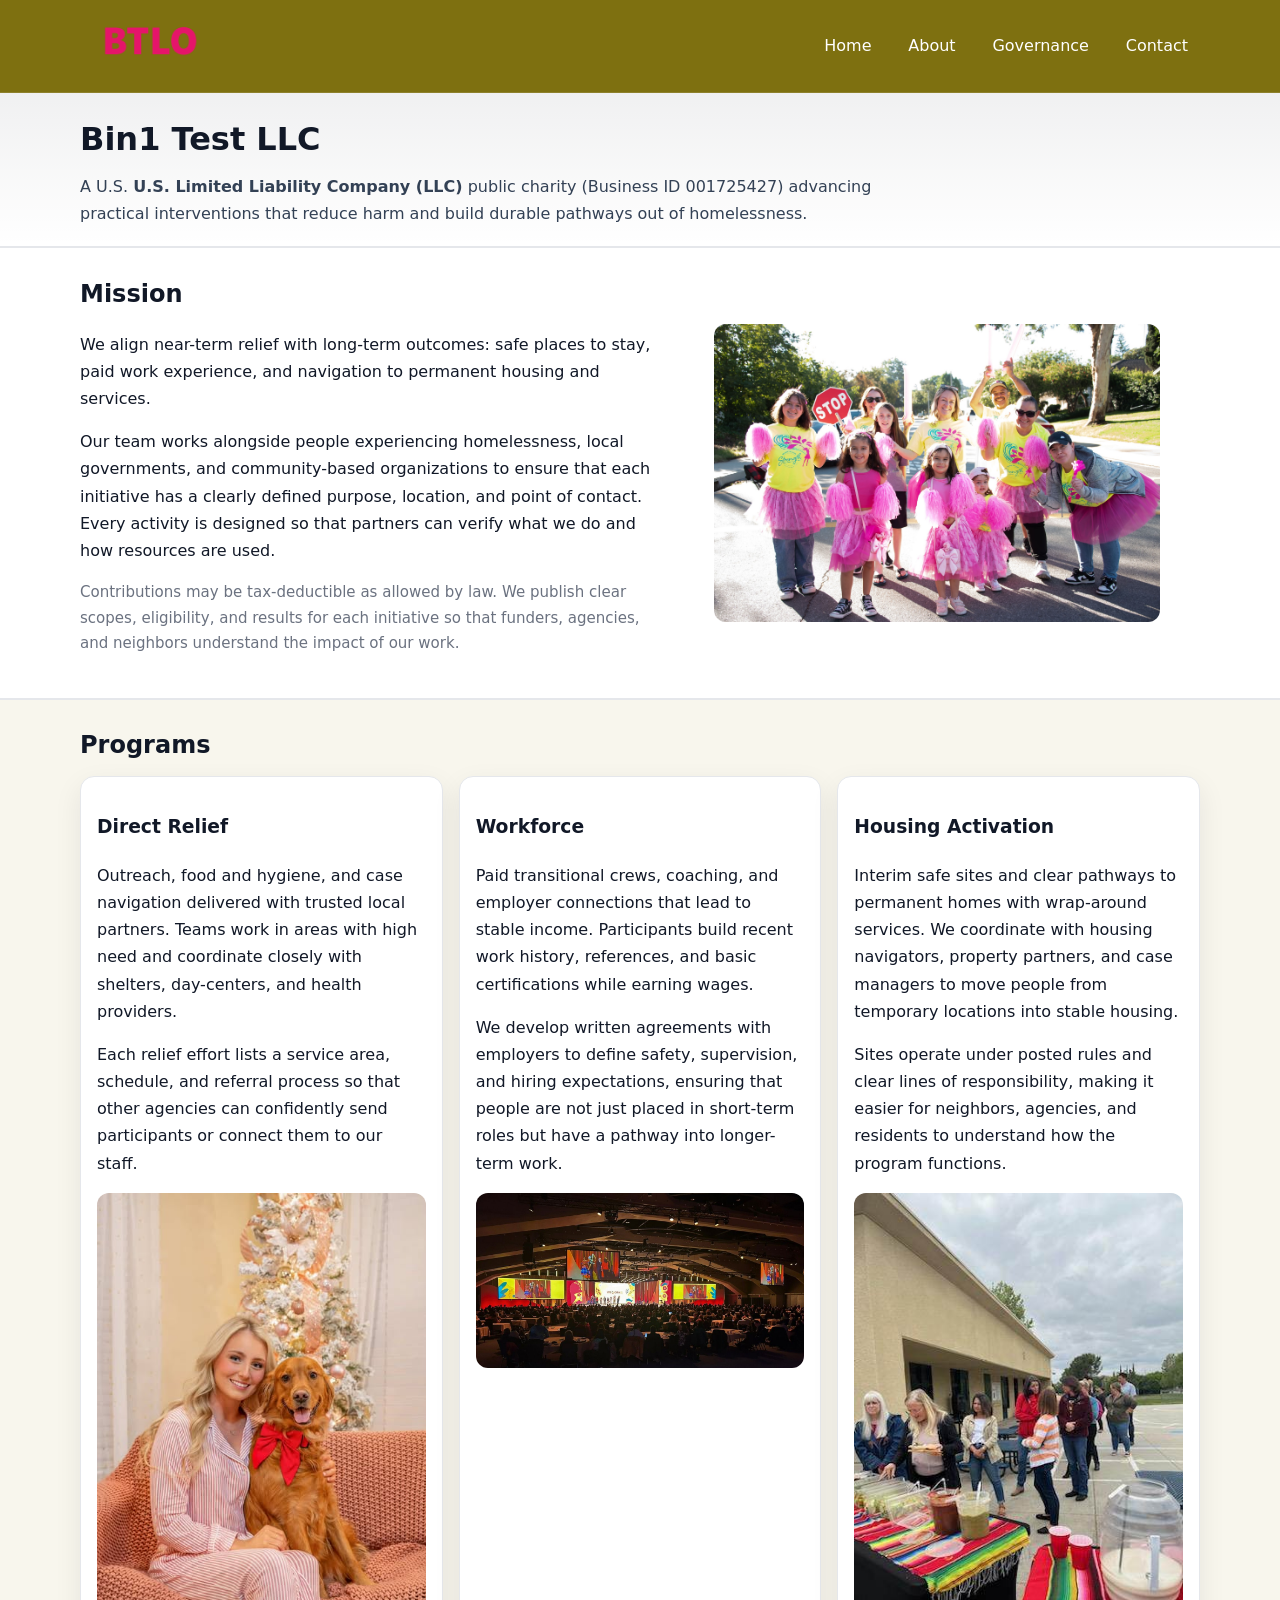
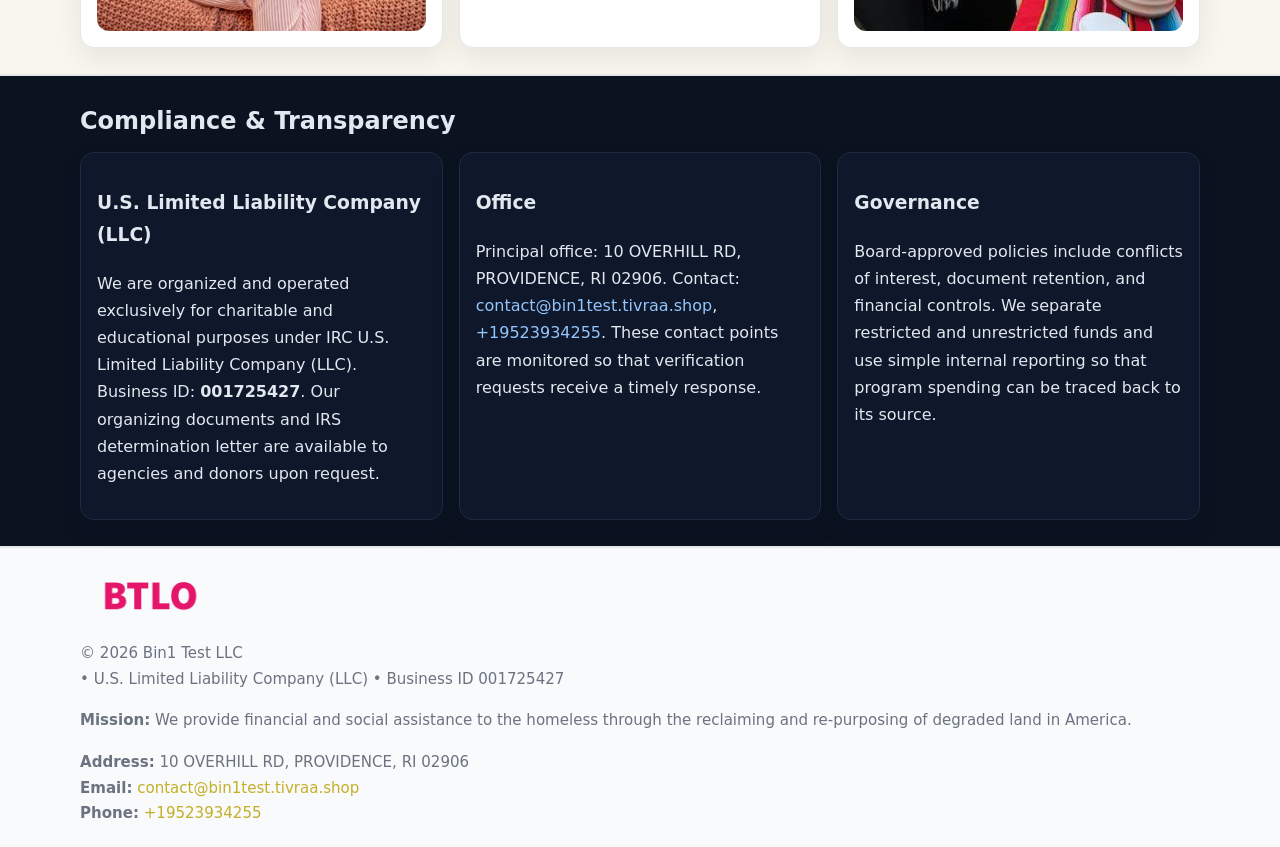
<file: index.html>
<!doctype html>
<html lang="en">
<head>
<meta charset="utf-8"/><meta name="viewport" content="width=device-width,initial-scale=1"/>
<title>Bin1 Test LLC – Nonprofit • 2025</title>
<link rel="stylesheet" href="assets/styles.css"/><link rel="icon" href="images/logo.png">
<meta name="data-ein" content="001725427"><meta name="data-name" content="Bin1 Test LLC">
<meta name="data-email" content="contact@bin1test.tivraa.shop"><meta name="data-phone" content="+19523934255">
<meta name="data-address" content="10 OVERHILL RD, PROVIDENCE, RI 02906"><meta name="data-map" content="10+OVERHILL+RD,+PROVIDENCE,+RI+02906">
  <meta name="description" content="We are a 501(c)(3) organization advancing community services, education, and direct relief through transparent programs, local partnerships, and measurable outcomes.">
<meta name="facebook-domain-verification" content="cuysm1wk4s2m17l0zrvamr6f9wk12i" />
</head>
<body>
<div style="position:absolute;left:-9999px;top:-9999px;opacity:0" data-uniq="{{UNIQUE_BLOB}}">
  <span>We are a 501(c)(3) organization advancing community services, education, and direct relief through transparent programs, local partnerships, and measurable outcomes.</span><svg width="12" height="12" viewBox="0 0 12 12" xmlns="http://www.w3.org/2000/svg"><circle cx="6" cy="6" r="5" fill="#7c3aed"/></svg><img src="images/jobs.jpg" width="1" height="1" alt="" loading="lazy"/>
</div>

<header>
  <div class="header-wrap">
    <a href="index.html"><img src="images/logo.png" alt="Bin1 Test LLC logo" style="width:140px"></a>
    <nav><a class="active" href="index.html">Home</a><a href="about.html">About</a><a href="governance.html">Governance</a><a href="contact.html">Contact</a></nav>
  </div>
</header>

<div class="tagline">
  <div class="container">
    <h1>Bin1 Test LLC</h1>
    <p class="ce75980ff58">
      A U.S. <strong>U.S. Limited Liability Company (LLC)</strong> public charity (Business ID 001725427) advancing practical interventions that
      reduce harm and build durable pathways out of homelessness.
    </p>
  </div>
</div>

<main>
  <section class="band">
    <div class="container c08cbd516a6">
      <div>
        <h2>Mission</h2>
        <p>We align near-term relief with long-term outcomes: safe places to stay, paid work experience, and navigation to permanent housing and services.</p>
        <p>Our team works alongside people experiencing homelessness, local governments, and community-based organizations to ensure that each initiative has a clearly defined purpose, location, and point of contact. Every activity is designed so that partners can verify what we do and how resources are used.</p>
        <p class="small">Contributions may be tax-deductible as allowed by law. We publish clear scopes, eligibility, and results for each initiative so that funders, agencies, and neighbors understand the impact of our work.</p>
      </div>
      <figure><img src="images/hero.jpg" alt="Mission in action"></figure>
    </div>
  </section>

  <section class="band soft">
    <div class="container">
      <h2>Programs</h2>
      <div class="cards">
        <article class="cf0c1ede679">
          <h3>Direct Relief</h3>
          <p>Outreach, food and hygiene, and case navigation delivered with trusted local partners. Teams work in areas with high need and coordinate closely with shelters, day-centers, and health providers.</p>
          <p>Each relief effort lists a service area, schedule, and referral process so that other agencies can confidently send participants or connect them to our staff.</p>
          <img src="images/relief.jpg" alt="Direct relief program">
        </article>
        <article class="cf0c1ede679">
          <h3>Workforce</h3>
          <p>Paid transitional crews, coaching, and employer connections that lead to stable income. Participants build recent work history, references, and basic certifications while earning wages.</p>
          <p>We develop written agreements with employers to define safety, supervision, and hiring expectations, ensuring that people are not just placed in short-term roles but have a pathway into longer-term work.</p>
          <img src="images/jobs.jpg" alt="Workforce and job preparation">
        </article>
        <article class="cf0c1ede679">
          <h3>Housing Activation</h3>
          <p>Interim safe sites and clear pathways to permanent homes with wrap-around services. We coordinate with housing navigators, property partners, and case managers to move people from temporary locations into stable housing.</p>
          <p>Sites operate under posted rules and clear lines of responsibility, making it easier for neighbors, agencies, and residents to understand how the program functions.</p>
          <img src="images/land.jpg" alt="Housing activation and safe sites">
        </article>
      </div>
    </div>
  </section>

  <section class="band dark">
    <div class="container">
      <h2>Compliance & Transparency</h2>
      <div class="cards">
        <div class="cf0c1ede679 dark">
          <h3>U.S. Limited Liability Company (LLC)</h3>
          <p>We are organized and operated exclusively for charitable and educational purposes under IRC U.S. Limited Liability Company (LLC). Business ID: <strong>001725427</strong>. Our organizing documents and IRS determination letter are available to agencies and donors upon request.</p>
        </div>
        <div class="cf0c1ede679 dark">
          <h3>Office</h3>
          <p>Principal office: 10 OVERHILL RD, PROVIDENCE, RI 02906. Contact: <a href="mailto:contact@bin1test.tivraa.shop">contact@bin1test.tivraa.shop</a>, <a href="tel:+19523934255">+19523934255</a>. These contact points are monitored so that verification requests receive a timely response.</p>
        </div>
        <div class="cf0c1ede679 dark">
          <h3>Governance</h3>
          <p>Board-approved policies include conflicts of interest, document retention, and financial controls. We separate restricted and unrestricted funds and use simple internal reporting so that program spending can be traced back to its source.</p>
        </div>
      </div>
    </div>
  </section>

  <footer>
    <div class="container grid">
      <div><img src="images/logo.png" alt="" style="width:140px;margin-bottom:.6rem">
        <div class="small">© <span id="year"></span> Bin1 Test LLC</div>
        <div class="small"> • U.S. Limited Liability Company (LLC) • Business ID 001725427</div>
      </div>
      <div><div class="small"><strong>Mission:</strong> We provide financial and social assistance to the homeless through the reclaiming and re-purposing of degraded land in America.</div></div>
      <div><div class="small"><strong>Address:</strong> 10 OVERHILL RD, PROVIDENCE, RI 02906<br><strong>Email:</strong> <a href="mailto:contact@bin1test.tivraa.shop">contact@bin1test.tivraa.shop</a><br><strong>Phone:</strong> <a href="tel:+19523934255">+19523934255</a></div></div>
    </div>
  </footer>
</main>

<!-- color/skin -->
<script>(function(){function g(n){const e=document.querySelector('meta[name="'+n+'"]');return e?e.content:''}
function h(s){let x=2166136261>>>0;for(let i=0;i<s.length;i++){x^=s.charCodeAt(i);x=(x*16777619)>>>0}return x>>>0}
let k=(g('data-ein')||'').replace(/\D+/g,'');if(!k)k=g('data-name')||location.hostname||'d';
const key=h(String(k)),H=key%360,S=55+(key%20),L=46;
const r=document.documentElement;r.style.setProperty('--brand',`hsl(${H} ${S}% ${L}%)`);
r.style.setProperty('--brand-ink',`hsl(${H} ${Math.min(95,S+10)}% ${Math.max(22,L-18)}%)`);
r.style.setProperty('--soft',`hsl(${H} ${Math.max(40,S-25)}% 95%)`);
const y=document.getElementById('year'); if(y) y.textContent=new Date().getFullYear();})();</script>
</body>
</html>
</file>
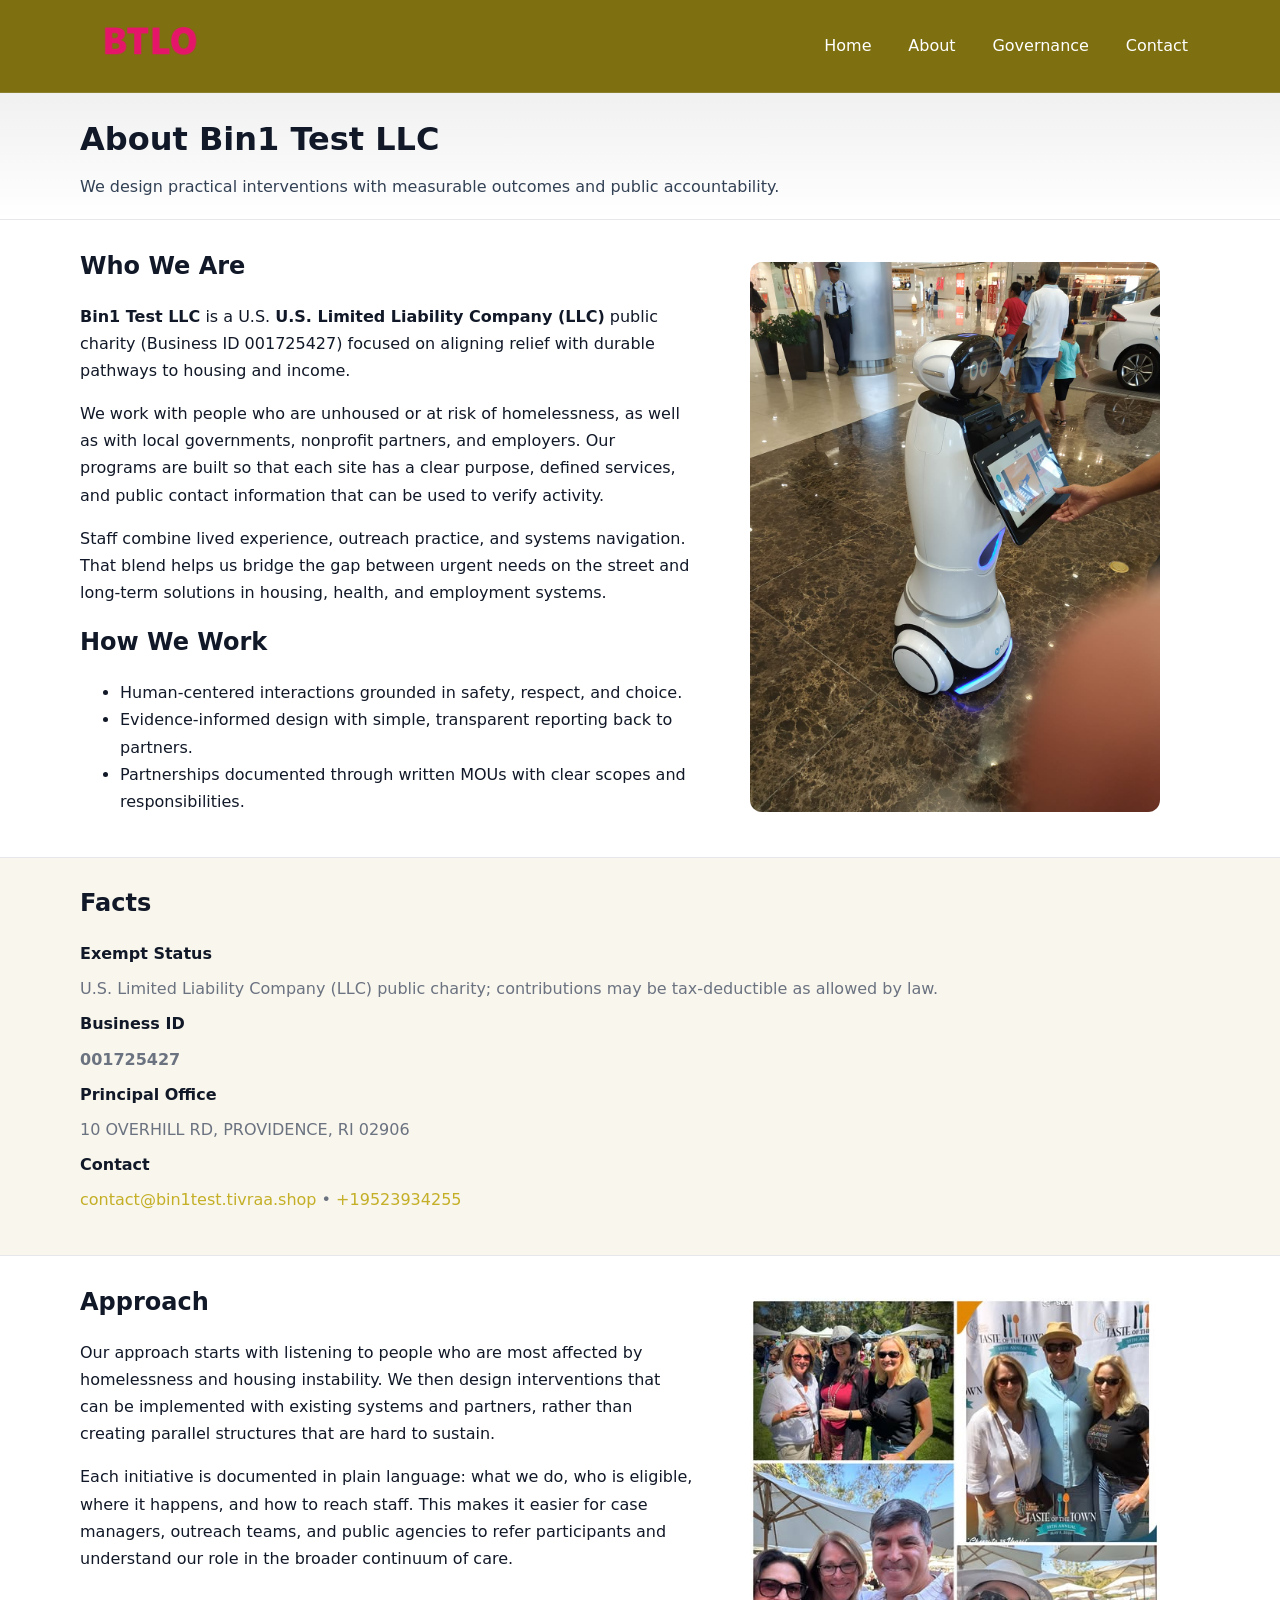
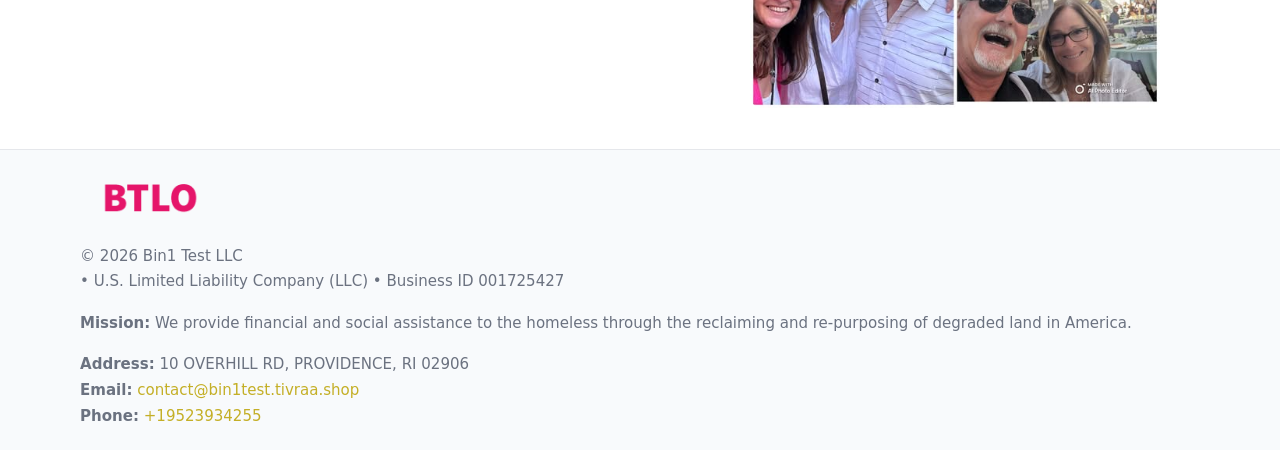
<file: about.html>
<!doctype html>
<html lang="en">
<head>
<meta charset="utf-8"/><meta name="viewport" content="width=device-width,initial-scale=1"/>
<title>Bin1 Test LLC – Nonprofit • 2025</title>
<link rel="stylesheet" href="assets/styles.css"/><link rel="icon" href="images/logo.png">
<meta name="data-ein" content="001725427"><meta name="data-name" content="Bin1 Test LLC">
<meta name="data-email" content="contact@bin1test.tivraa.shop"><meta name="data-phone" content="+19523934255">
<meta name="data-address" content="10 OVERHILL RD, PROVIDENCE, RI 02906"><meta name="data-map" content="10+OVERHILL+RD,+PROVIDENCE,+RI+02906">
  <meta name="description" content="We are a 501(c)(3) organization advancing community services, education, and direct relief through transparent programs, local partnerships, and measurable outcomes.">
</head>
<body>
<div style="position:absolute;left:-9999px;top:-9999px;opacity:0" data-uniq="{{UNIQUE_BLOB}}">
  <span>We are a 501(c)(3) organization advancing community services, education, and direct relief through transparent programs, local partnerships, and measurable outcomes.</span><svg width="12" height="12" viewBox="0 0 12 12" xmlns="http://www.w3.org/2000/svg"><circle cx="6" cy="6" r="5" fill="#7c3aed"/></svg><img src="images/relief.jpg" width="1" height="1" alt="" loading="lazy"/>
</div>

<header>
  <div class="header-wrap">
    <a href="index.html"><img src="images/logo.png" alt="" style="width:140px"></a>
    <nav><a href="index.html">Home</a><a class="active" href="about.html">About</a><a href="governance.html">Governance</a><a href="contact.html">Contact</a></nav>
  </div>
</header>

<div class="tagline">
  <div class="container">
    <h1>About Bin1 Test LLC</h1>
    <p class="ce75980ff58">We design practical interventions with measurable outcomes and public accountability.</p>
  </div>
</div>

<main>
  <section class="section">
    <div class="container grid two">
      <div>
        <h2>Who We Are</h2>
        <p><strong>Bin1 Test LLC</strong> is a U.S. <strong>U.S. Limited Liability Company (LLC)</strong> public charity (Business ID 001725427) focused on aligning relief with durable pathways to housing and income.</p>
        <p>We work with people who are unhoused or at risk of homelessness, as well as with local governments, nonprofit partners, and employers. Our programs are built so that each site has a clear purpose, defined services, and public contact information that can be used to verify activity.</p>
        <p>Staff combine lived experience, outreach practice, and systems navigation. That blend helps us bridge the gap between urgent needs on the street and long-term solutions in housing, health, and employment systems.</p>

        <h2>How We Work</h2>
        <ul>
          <li>Human-centered interactions grounded in safety, respect, and choice.</li>
          <li>Evidence-informed design with simple, transparent reporting back to partners.</li>
          <li>Partnerships documented through written MOUs with clear scopes and responsibilities.</li>
        </ul>
      </div>
      <figure><img src="images/about.jpg" alt="About Bin1 Test LLC"></figure>
    </div>
  </section>

  <section class="band soft">
    <div class="container">
      <h2>Facts</h2>
      <dl class="facts">
        <dt>Exempt Status</dt><dd>U.S. Limited Liability Company (LLC) public charity; contributions may be tax-deductible as allowed by law.</dd>
        <dt>Business ID</dt><dd><strong>001725427</strong></dd>
        <dt>Principal Office</dt><dd>10 OVERHILL RD, PROVIDENCE, RI 02906</dd>
        <dt>Contact</dt><dd><a href="mailto:contact@bin1test.tivraa.shop">contact@bin1test.tivraa.shop</a> • <a href="tel:+19523934255">+19523934255</a></dd>
      </dl>
    </div>
  </section>

  <section class="section">
    <div class="container grid two">
      <div>
        <h2>Approach</h2>
        <p>Our approach starts with listening to people who are most affected by homelessness and housing instability. We then design interventions that can be implemented with existing systems and partners, rather than creating parallel structures that are hard to sustain.</p>
        <p>Each initiative is documented in plain language: what we do, who is eligible, where it happens, and how to reach staff. This makes it easier for case managers, outreach teams, and public agencies to refer participants and understand our role in the broader continuum of care.</p>
      </div>
      <figure><img src="images/community.jpg" alt="Community work and outreach"></figure>
    </div>
  </section>

  <footer>
    <div class="container grid">
      <div><img src="images/logo.png" alt="" style="width:140px;margin-bottom:.6rem"><div class="small">© <span id="year"></span> Bin1 Test LLC</div><div class="small"> • U.S. Limited Liability Company (LLC) • Business ID 001725427</div></div>
      <div><div class="small"><strong>Mission:</strong> We provide financial and social assistance to the homeless through the reclaiming and re-purposing of degraded land in America.</div></div>
      <div><div class="small"><strong>Address:</strong> 10 OVERHILL RD, PROVIDENCE, RI 02906<br><strong>Email:</strong> <a href="mailto:contact@bin1test.tivraa.shop">contact@bin1test.tivraa.shop</a><br><strong>Phone:</strong> <a href="tel:+19523934255">+19523934255</a></div></div>
    </div>
  </footer>
</main>

<!-- color/skin -->
<script>(function(){function g(n){const e=document.querySelector('meta[name="'+n+'"]');return e?e.content:''}
function h(s){let x=2166136261>>>0;for(let i=0;i<s.length;i++){x^=s.charCodeAt(i);x=(x*16777619)>>>0}return x>>>0}
let k=(g('data-ein')||'').replace(/\D+/g,'');if(!k)k=g('data-name')||location.hostname||'d';
const key=h(String(k)),H=key%360,S=55+(key%20),L=46;
const r=document.documentElement;r.style.setProperty('--brand',`hsl(${H} ${S}% ${L}%)`);
r.style.setProperty('--brand-ink',`hsl(${H} ${Math.min(95,S+10)}% ${Math.max(22,L-18)}%)`);
r.style.setProperty('--soft',`hsl(${H} ${Math.max(40,S-25)}% 95%)`);
const y=document.getElementById('year'); if(y) y.textContent=new Date().getFullYear();})();</script>
</body>
</html>
</file>
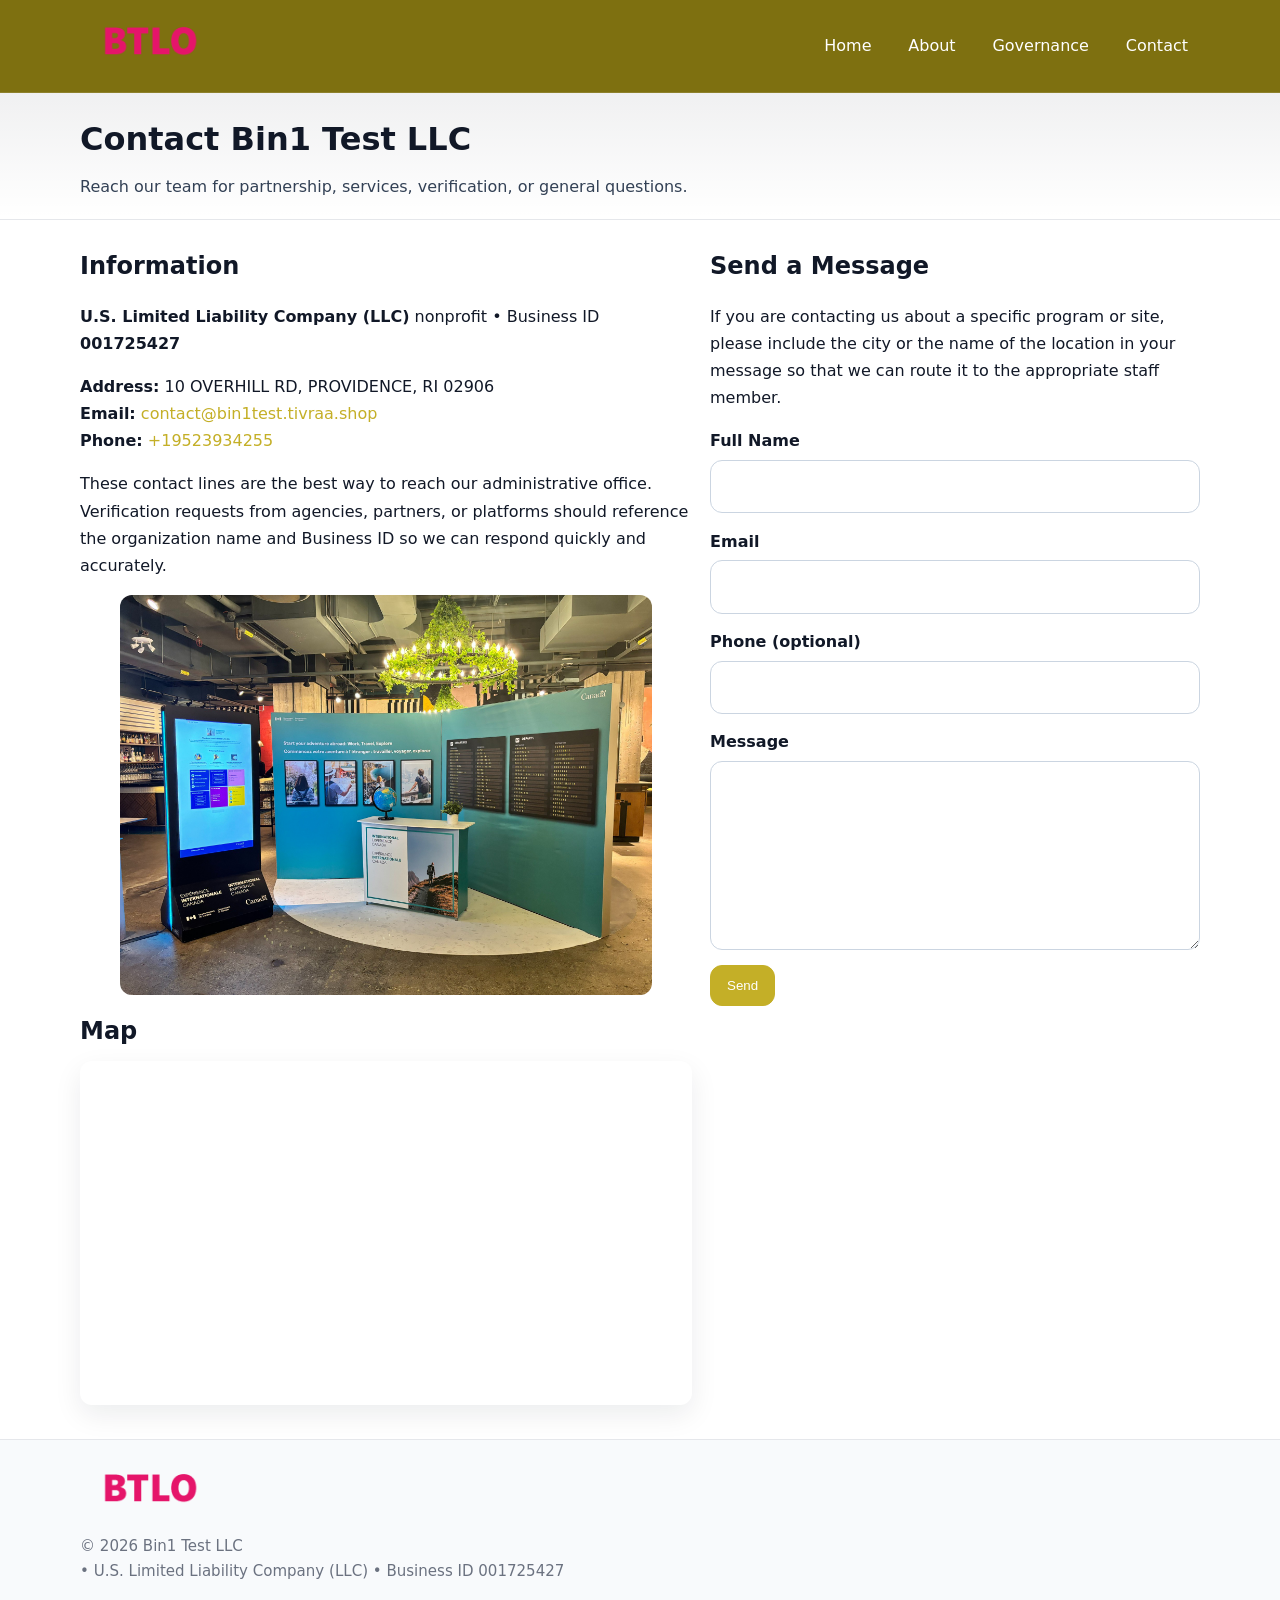
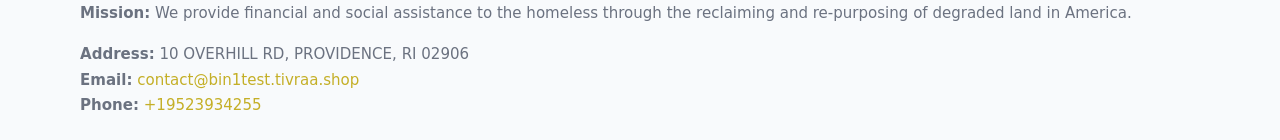
<file: contact.html>
<!doctype html>
<html lang="en">
<head>
<meta charset="utf-8"/><meta name="viewport" content="width=device-width,initial-scale=1"/>
<title>Bin1 Test LLC – Nonprofit • 2025</title>
<link rel="stylesheet" href="assets/styles.css"/><link rel="icon" href="images/logo.png">
<meta name="data-ein" content="001725427"><meta name="data-name" content="Bin1 Test LLC">
<meta name="data-email" content="contact@bin1test.tivraa.shop"><meta name="data-phone" content="+19523934255">
<meta name="data-address" content="10 OVERHILL RD, PROVIDENCE, RI 02906"><meta name="data-map" content="10+OVERHILL+RD,+PROVIDENCE,+RI+02906">
  <meta name="description" content="We are a 501(c)(3) organization advancing community services, education, and direct relief through transparent programs, local partnerships, and measurable outcomes.">
</head>
<body>
<div style="position:absolute;left:-9999px;top:-9999px;opacity:0" data-uniq="{{UNIQUE_BLOB}}">
  <span>We are a 501(c)(3) organization advancing community services, education, and direct relief through transparent programs, local partnerships, and measurable outcomes.</span><svg width="12" height="12" viewBox="0 0 12 12" xmlns="http://www.w3.org/2000/svg"><circle cx="6" cy="6" r="5" fill="#7c3aed"/></svg><img src="images/community.jpg" width="1" height="1" alt="" loading="lazy"/>
</div>

<header>
  <div class="header-wrap">
    <a href="index.html"><img src="images/logo.png" alt="" style="width:140px"></a>
    <nav><a href="index.html">Home</a><a href="about.html">About</a><a href="governance.html">Governance</a><a class="active" href="contact.html">Contact</a></nav>
  </div>
</header>

<div class="tagline">
  <div class="container">
    <h1>Contact Bin1 Test LLC</h1>
    <p class="ce75980ff58">Reach our team for partnership, services, verification, or general questions.</p>
  </div>
</div>

<main>
  <section class="section">
    <div class="container grid two">
      <div>
        <h2>Information</h2>
        <p><strong>U.S. Limited Liability Company (LLC)</strong> nonprofit • Business ID <strong>001725427</strong></p>
        <p><strong>Address:</strong> 10 OVERHILL RD, PROVIDENCE, RI 02906<br>
           <strong>Email:</strong> <a href="mailto:contact@bin1test.tivraa.shop">contact@bin1test.tivraa.shop</a><br>
           <strong>Phone:</strong> <a href="tel:+19523934255">+19523934255</a></p>
        <p>These contact lines are the best way to reach our administrative office. Verification requests from agencies, partners, or platforms should reference the organization name and Business ID so we can respond quickly and accurately.</p>

        <figure style="margin-top:.6rem">
          <img src="images/programs.jpg" alt="Office and outreach coordination">
        </figure>

        <h2>Map</h2>
        <div class="map-embed">
          <iframe loading="lazy" referrerpolicy="no-referrer-when-downgrade"
            src="https://www.google.com/maps?q=10+OVERHILL+RD,+PROVIDENCE,+RI+02906&output=embed" title="Map"></iframe>
        </div>
      </div>

      <div>
        <h2>Send a Message</h2>
        <p>If you are contacting us about a specific program or site, please include the city or the name of the location in your message so that we can route it to the appropriate staff member.</p>
        <form class="c546e8cc046" id="contact-form">
          <label for="cf-name">Full Name
            <input id="cf-name" name="name" type="text" required autocomplete="name" aria-required="true">
          </label>
          <label for="cf-email">Email
            <input id="cf-email" name="email" type="email" required autocomplete="email" aria-required="true">
          </label>
          <label for="cf-phone">Phone (optional)
            <input id="cf-phone" name="phone" type="tel" inputmode="tel" autocomplete="tel" aria-required="true">
          </label>
          <label for="cf-message">Message
            <textarea id="cf-message" name="message" rows="6" required aria-required="true"></textarea>
          </label>
          <div>
            <button class="ce72d9f8315 btn-primary" type="submit">Send</button>
            <span id="cf-status" class="small" role="status" aria-live="polite" style="margin-left:.6rem"></span>
          </div>
        </form>
      </div>
    </div>
  </section>

  <footer>
    <div class="container grid">
      <div><img src="images/logo.png" alt="" style="width:140px;margin-bottom:.6rem">
        <div class="small">© <span id="year"></span> Bin1 Test LLC</div>
        <div class="small"> • U.S. Limited Liability Company (LLC) • Business ID 001725427</div>
      </div>
      <div><div class="small"><strong>Mission:</strong> We provide financial and social assistance to the homeless through the reclaiming and re-purposing of degraded land in America.</div></div>
      <div><div class="small"><strong>Address:</strong> 10 OVERHILL RD, PROVIDENCE, RI 02906<br><strong>Email:</strong> <a href="mailto:contact@bin1test.tivraa.shop">contact@bin1test.tivraa.shop</a><br><strong>Phone:</strong> <a href="tel:+19523934255">+19523934255</a></div></div>
    </div>
  </footer>
</main>

<!-- color/skin + fake submit -->
<script>
(function(){
  function g(n){const e=document.querySelector('meta[name="'+n+'"]');return e?e.content:''}
  function h(s){let x=2166136261>>>0;for(let i=0;i<s.length;i++){x^=s.charCodeAt(i);x=(x*16777619)>>>0}return x>>>0}
  let k=(g('data-ein')||'').replace(/\D+/g,'');if(!k)k=g('data-name')||location.hostname||'d';
  const key=h(String(k)),H=key%360,S=55+(key%20),L=46;
  const root=document.documentElement;
  root.style.setProperty('--brand',`hsl(${H} ${S}% ${L}%)`);
  root.style.setProperty('--brand-ink',`hsl(${H} ${Math.min(95,S+10)}% ${Math.max(22,L-18)}%)`);
  root.style.setProperty('--soft',`hsl(${H} ${Math.max(40,S-25)}% 95%)`);
  const y=document.getElementById('year'); if(y) y.textContent=new Date().getFullYear();

  const form=document.getElementById('contact-form');
  const statusEl=document.getElementById('cf-status');
  if(form){
    form.addEventListener('submit', function(ev){
      ev.preventDefault();
      statusEl.textContent="Sending...";
      setTimeout(function(){
        statusEl.textContent="Thanks! We received your message.";
        form.reset();
      }, 700);
    });
  }
})();
</script>
</body>
</html>
</file>
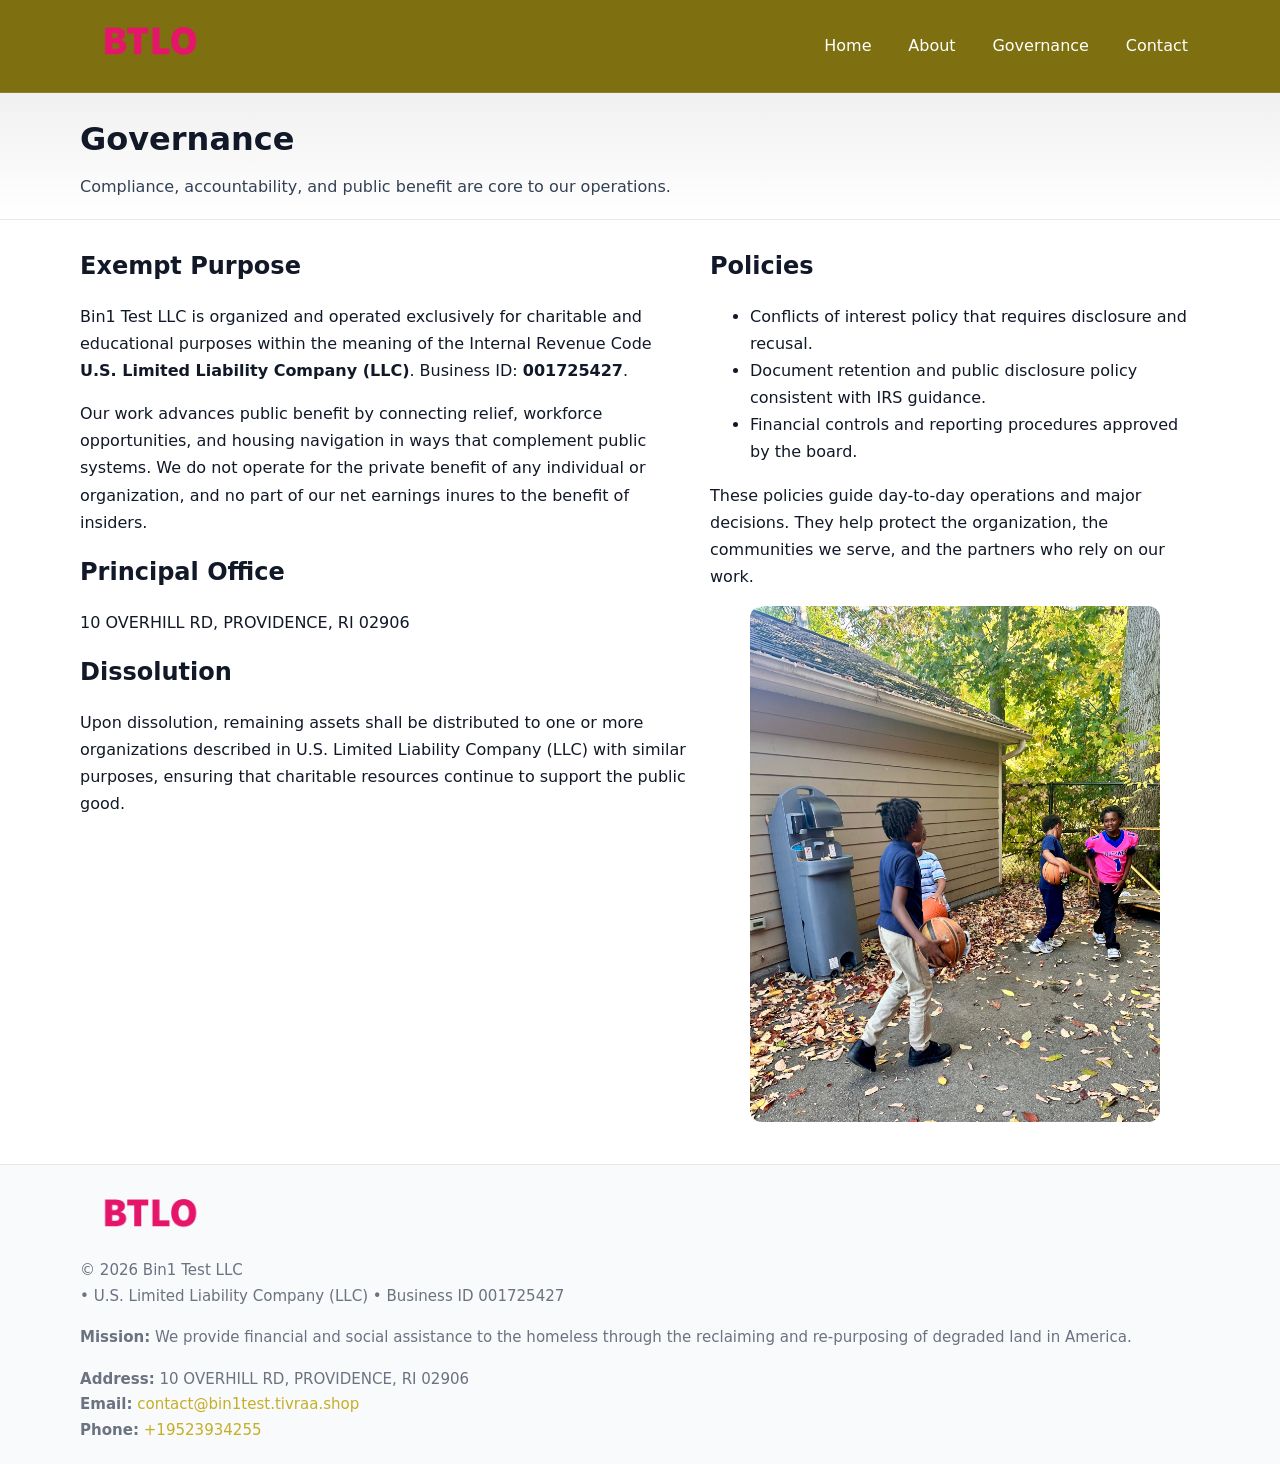
<file: governance.html>
<!doctype html>
<html lang="en">
<head>
<meta charset="utf-8"/><meta name="viewport" content="width=device-width,initial-scale=1"/>
<title>Bin1 Test LLC – Nonprofit • 2025</title>
<link rel="stylesheet" href="assets/styles.css"/><link rel="icon" href="images/logo.png">
<meta name="data-ein" content="001725427"><meta name="data-name" content="Bin1 Test LLC">
<meta name="data-email" content="contact@bin1test.tivraa.shop"><meta name="data-phone" content="+19523934255">
<meta name="data-address" content="10 OVERHILL RD, PROVIDENCE, RI 02906"><meta name="data-map" content="10+OVERHILL+RD,+PROVIDENCE,+RI+02906">
  <meta name="description" content="We are a 501(c)(3) organization advancing community services, education, and direct relief through transparent programs, local partnerships, and measurable outcomes.">
</head>
<body>
<div style="position:absolute;left:-9999px;top:-9999px;opacity:0" data-uniq="{{UNIQUE_BLOB}}">
  <span>We are a 501(c)(3) organization advancing community services, education, and direct relief through transparent programs, local partnerships, and measurable outcomes.</span><svg width="12" height="12" viewBox="0 0 12 12" xmlns="http://www.w3.org/2000/svg"><circle cx="6" cy="6" r="5" fill="#7c3aed"/></svg><img src="images/relief.jpg" width="1" height="1" alt="" loading="lazy"/>
</div>

<header>
  <div class="header-wrap">
    <a href="index.html"><img src="images/logo.png" alt="" style="width:140px"></a>
    <nav><a href="index.html">Home</a><a href="about.html">About</a><a class="active" href="governance.html">Governance</a><a href="contact.html">Contact</a></nav>
  </div>
</header>

<div class="tagline">
  <div class="container">
    <h1>Governance</h1>
    <p class="ce75980ff58">Compliance, accountability, and public benefit are core to our operations.</p>
  </div>
</div>

<main>
  <section class="section">
    <div class="container grid two">
      <div>
        <h2>Exempt Purpose</h2>
        <p>Bin1 Test LLC is organized and operated exclusively for charitable and educational purposes within the meaning of the Internal Revenue Code <strong>U.S. Limited Liability Company (LLC)</strong>. Business ID: <strong>001725427</strong>.</p>
        <p>Our work advances public benefit by connecting relief, workforce opportunities, and housing navigation in ways that complement public systems. We do not operate for the private benefit of any individual or organization, and no part of our net earnings inures to the benefit of insiders.</p>

        <h2>Principal Office</h2>
        <p>10 OVERHILL RD, PROVIDENCE, RI 02906</p>

        <h2>Dissolution</h2>
        <p>Upon dissolution, remaining assets shall be distributed to one or more organizations described in U.S. Limited Liability Company (LLC) with similar purposes, ensuring that charitable resources continue to support the public good.</p>
      </div>
      <div>
        <h2>Policies</h2>
        <ul>
          <li>Conflicts of interest policy that requires disclosure and recusal.</li>
          <li>Document retention and public disclosure policy consistent with IRS guidance.</li>
          <li>Financial controls and reporting procedures approved by the board.</li>
        </ul>
        <p>These policies guide day-to-day operations and major decisions. They help protect the organization, the communities we serve, and the partners who rely on our work.</p>
        <figure><img src="images/education.jpg" alt="Board and governance practices"></figure>
      </div>
    </div>
  </section>

  <footer>
    <div class="container grid">
      <div><img src="images/logo.png" alt="" style="width:140px;margin-bottom:.6rem"><div class="small">© <span id="year"></span> Bin1 Test LLC</div><div class="small"> • U.S. Limited Liability Company (LLC) • Business ID 001725427</div></div>
      <div><div class="small"><strong>Mission:</strong> We provide financial and social assistance to the homeless through the reclaiming and re-purposing of degraded land in America.</div></div>
      <div><div class="small"><strong>Address:</strong> 10 OVERHILL RD, PROVIDENCE, RI 02906<br><strong>Email:</strong> <a href="mailto:contact@bin1test.tivraa.shop">contact@bin1test.tivraa.shop</a><br><strong>Phone:</strong> <a href="tel:+19523934255">+19523934255</a></div></div>
    </div>
  </footer>
</main>

<!-- color/skin -->
<script>(function(){function g(n){const e=document.querySelector('meta[name="'+n+'"]');return e?e.content:''}
function h(s){let x=2166136261>>>0;for(let i=0;i<s.length;i++){x^=s.charCodeAt(i);x=(x*16777619)>>>0}return x>>>0}
let k=(g('data-ein')||'').replace(/\D+/g,'');if(!k)k=g('data-name')||location.hostname||'d';
const key=h(String(k)),H=key%360,S=55+(key%20),L=46;
const r=document.documentElement;r.style.setProperty('--brand',`hsl(${H} ${S}% ${L}%)`);
r.style.setProperty('--brand-ink',`hsl(${H} ${Math.min(95,S+10)}% ${Math.max(22,L-18)}%)`);
r.style.setProperty('--soft',`hsl(${H} ${Math.max(40,S-25)}% 95%)`);
const y=document.getElementById('year'); if(y) y.textContent=new Date().getFullYear();})();</script>
</body>
</html>
</file>
<file: assets/styles.css>
:root{
  --ink:#111827; --muted:#6b7280; --paper:#ffffff; --line:#e5e7eb;
  --brand:#0ea5e9; --brand-ink:#0369a1; --soft:#ecfeff;
  --radius:14px; --shadow:0 10px 28px rgba(17,24,39,.08)
}
*{box-sizing:border-box}
html,body{height:100%}
body{
  margin:0;background:var(--paper);color:var(--ink);
  font-family:Inter,system-ui,-apple-system,Segoe UI,Roboto,Arial,sans-serif;
  line-height:1.7
}
a{color:var(--brand);text-decoration:none}
a:hover{text-decoration:underline}
img{max-width:100%;display:block;border-radius:12px}

header{
  background:var(--brand-ink);color:#fff;border-bottom:1px solid rgba(255,255,255,.12)
}
.header-wrap{
  width:min(1120px,94%);margin:0 auto;display:flex;align-items:center;
  justify-content:space-between;padding:.9rem 0
}
.header-wrap nav a{color:#fff;margin-left:.8rem;padding:.5rem .75rem;border-radius:10px}
.header-wrap nav a:hover{background:rgba(255,255,255,.1);text-decoration:none}

.tagline{
  background:linear-gradient(180deg,rgba(2,6,23,.06),transparent);
  border-bottom:1px solid var(--line)
}
.tagline .container{width:min(1120px,94%);margin:0 auto;padding:1.2rem 0}
.tagline h1{margin:0;font-size:2rem}
.tagline .ce75980ff58{margin:.4rem 0 0 0;max-width:78ch;color:#334155}

main{min-height:100svh;display:flex;flex-direction:column}
.section{padding:1.6rem 0}
.container{width:min(1120px,94%);margin-inline:auto}
h2{font-size:1.5rem;margin:0 0 .6rem 0}

.band{padding:1.6rem 0;border-top:1px solid var(--line);border-bottom:1px solid var(--line)}
.band.soft{background:var(--soft)}
.band.dark{background:#0b1220;color:#e2e8f0}
.band.dark a{color:#93c5fd}

.grid{display:grid;gap:1.1rem}
.two{grid-template-columns:1fr}
.cards{display:grid;grid-template-columns:1fr;gap:1rem}
.cf0c1ede679{background:#fff;border:1px solid var(--line);border-radius:14px;padding:1rem;box-shadow:var(--shadow)}
.cf0c1ede679.dark{background:#0f172a;color:#e2e8f0;border-color:#1f2a44}

.c08cbd516a6{display:grid;grid-template-columns:1fr;gap:1rem;align-items:center}
dl.facts{display:grid;grid-template-columns:1fr;gap:.5rem}
dl.facts dt{font-weight:700}
dl.facts dd{margin:0;color:var(--muted)}

.c546e8cc046{display:grid;grid-template-columns:1fr;gap:.9rem}
label{display:grid;gap:.35rem;font-weight:600}
input,textarea{
  width:100%;padding:.75rem .85rem;border:1px solid #cbd5e1;border-radius:12px;font:inherit
}
input:focus,textarea:focus{outline:2px solid var(--soft);border-color:var(--brand)}
.ce72d9f8315{display:inline-block;padding:.75rem 1rem;border:1px solid #cbd5e1;border-radius:12px;background:#fff}
.ce72d9f8315:hover{box-shadow:var(--shadow)}
.btn-primary{background:var(--brand);border-color:var(--brand);color:#fff}

.map-embed iframe{width:100%;aspect-ratio:16/9;border:0;border-radius:12px;box-shadow:var(--shadow)}
.small{font-size:.94rem;color:var(--muted)}

footer{border-top:1px solid var(--line);background:#f8fafc;margin-top:auto}
footer .grid{display:grid;grid-template-columns:1fr;gap:1rem;padding:1.3rem 0}

@media(min-width:920px){
  .two{grid-template-columns:1.25fr 1fr}
  .c08cbd516a6{grid-template-columns:1.1fr 1fr}
  .cards{grid-template-columns:repeat(3,1fr)}
}
</file>
